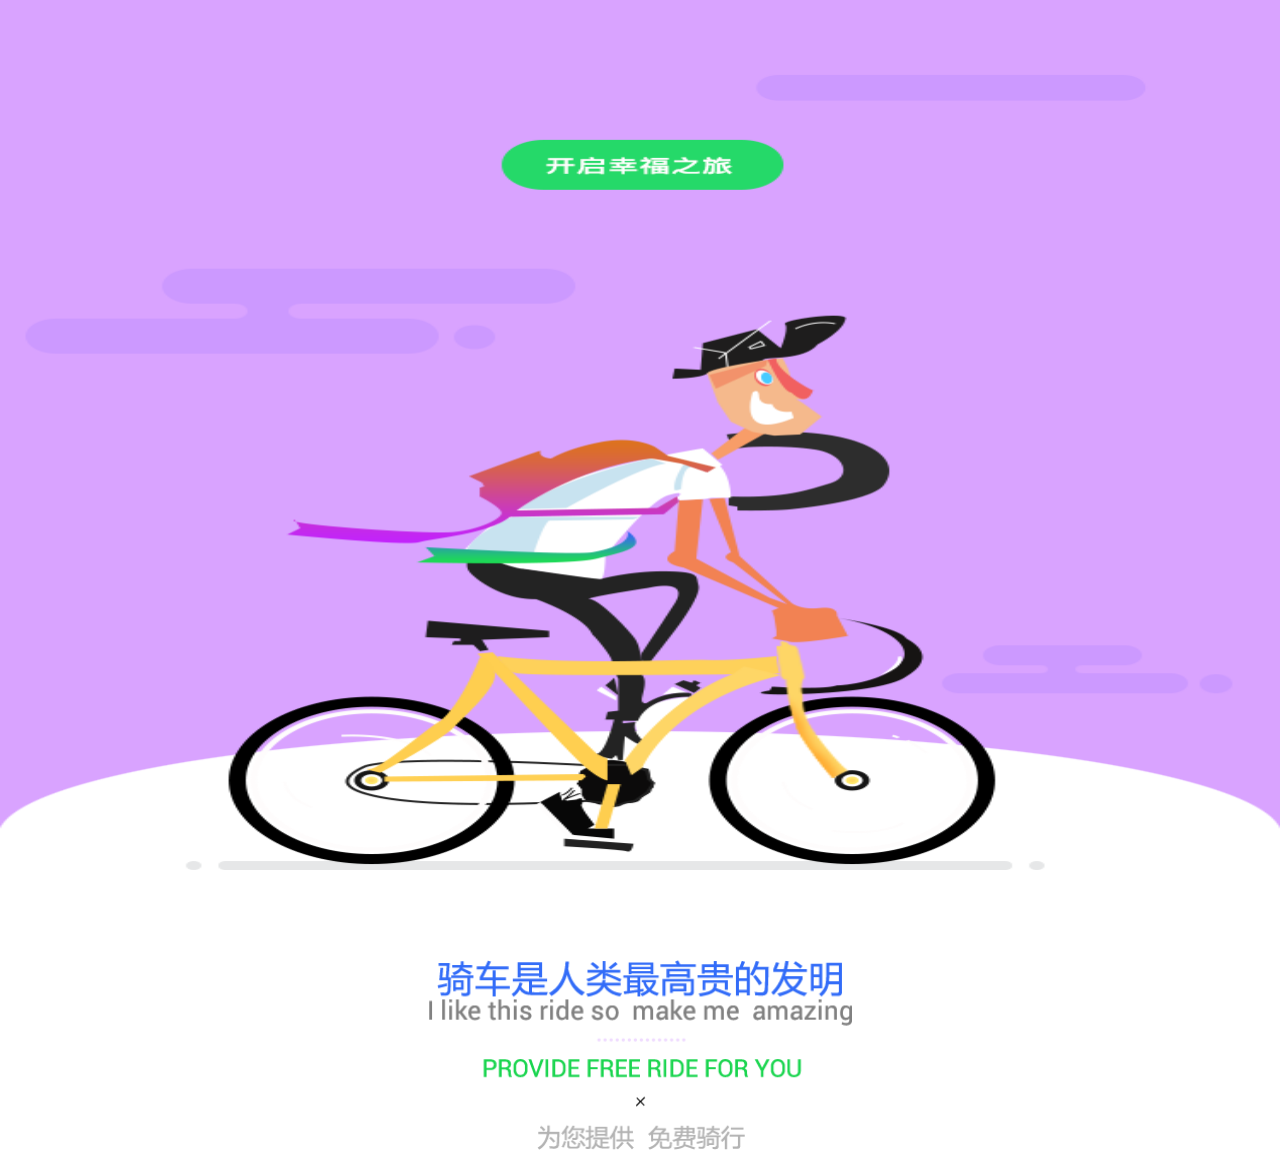
<file: index.html>
<!DOCTYPE html>
<html lang="en">
<head>
	<meta charset="UTF-8">
	<meta name="viewport" content="width=device-width,initial-scale=1.0,maximum-scale=1.0,user-scalable=0" >
	<title>移动端</title>
	<link rel="stylesheet" href="css/base.css">
	<link rel="stylesheet" href="css/index.css">
	<script src="js/rem.js"></script>
</head>
<body>
	<header>
		<div class="header-item">
			<a href="lofin.html">
				<img src="img/zixingche .png" alt="">
			</a>
		</div>
	</header>
  	<main>
  		<div class="main-item">
  			<img src="img/weizi.png" alt="">
  		</div>
  	</main>
	
</body>
</html>
</file>
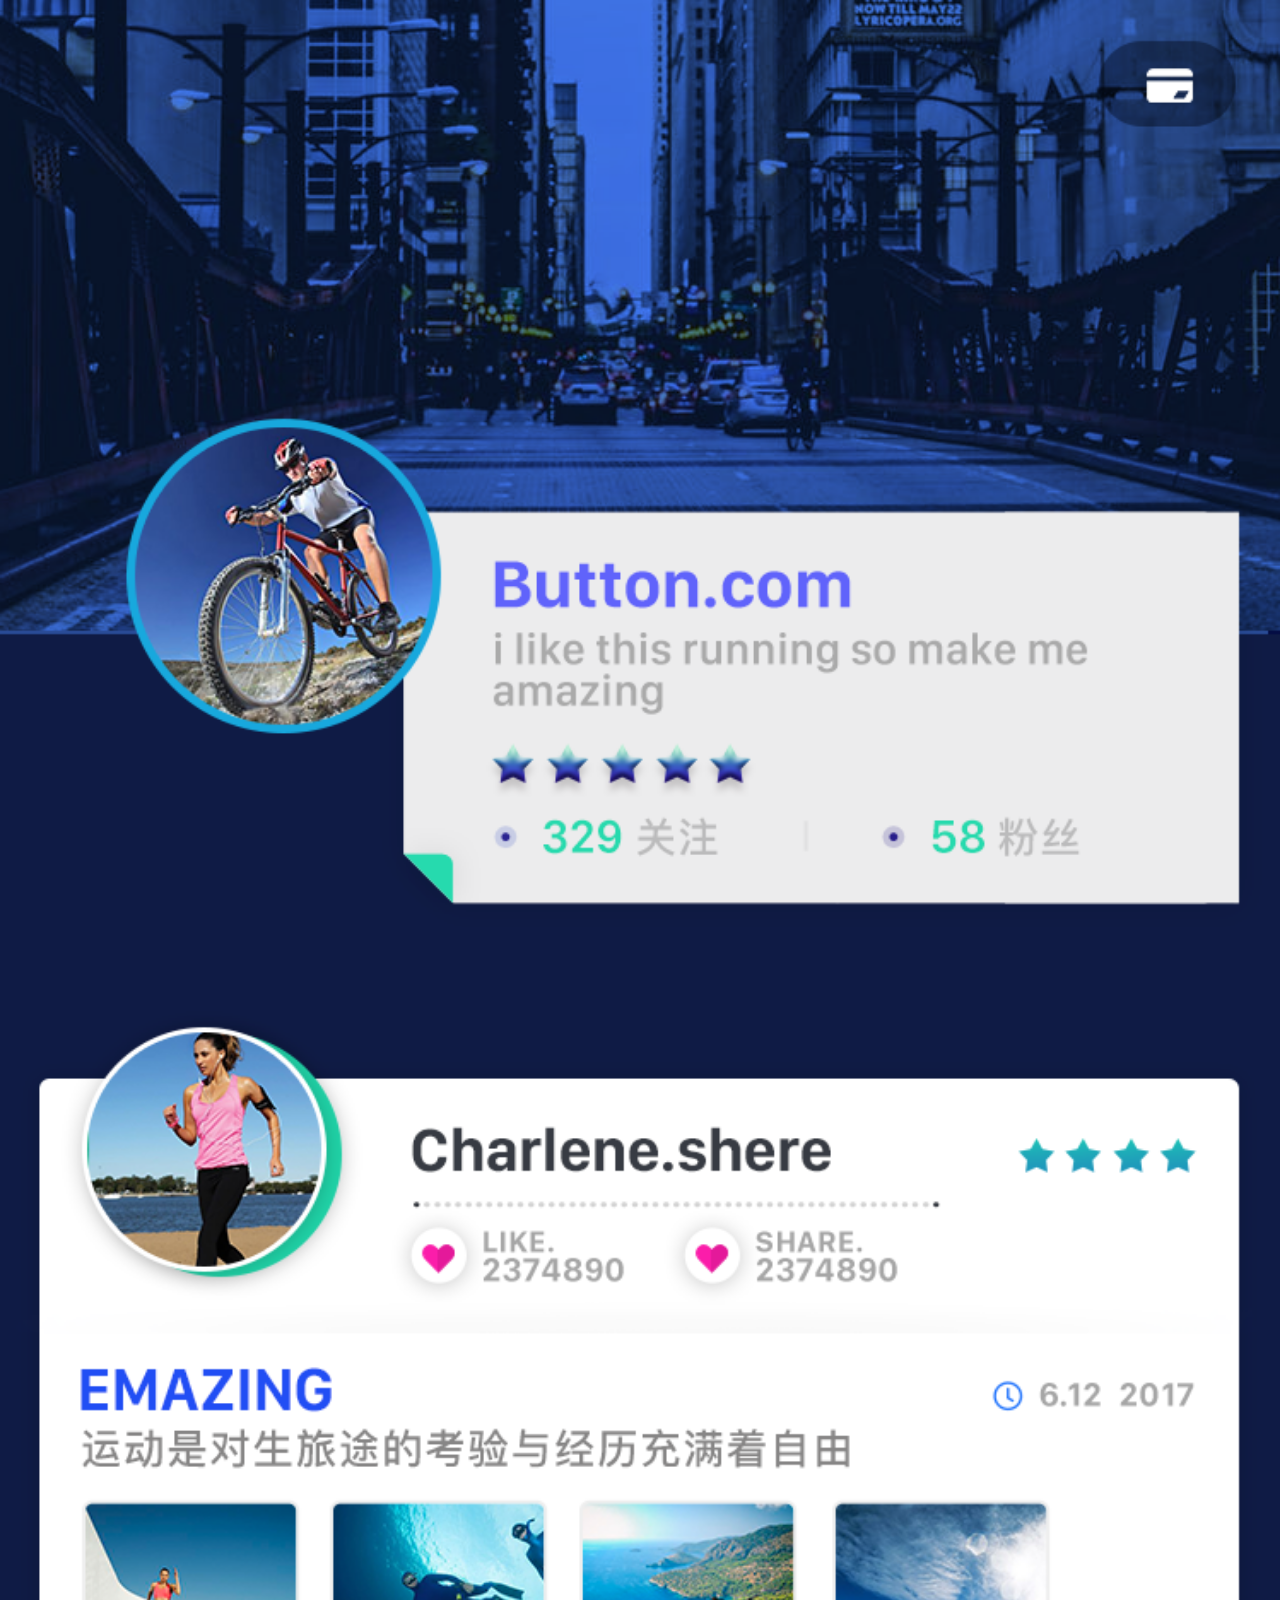
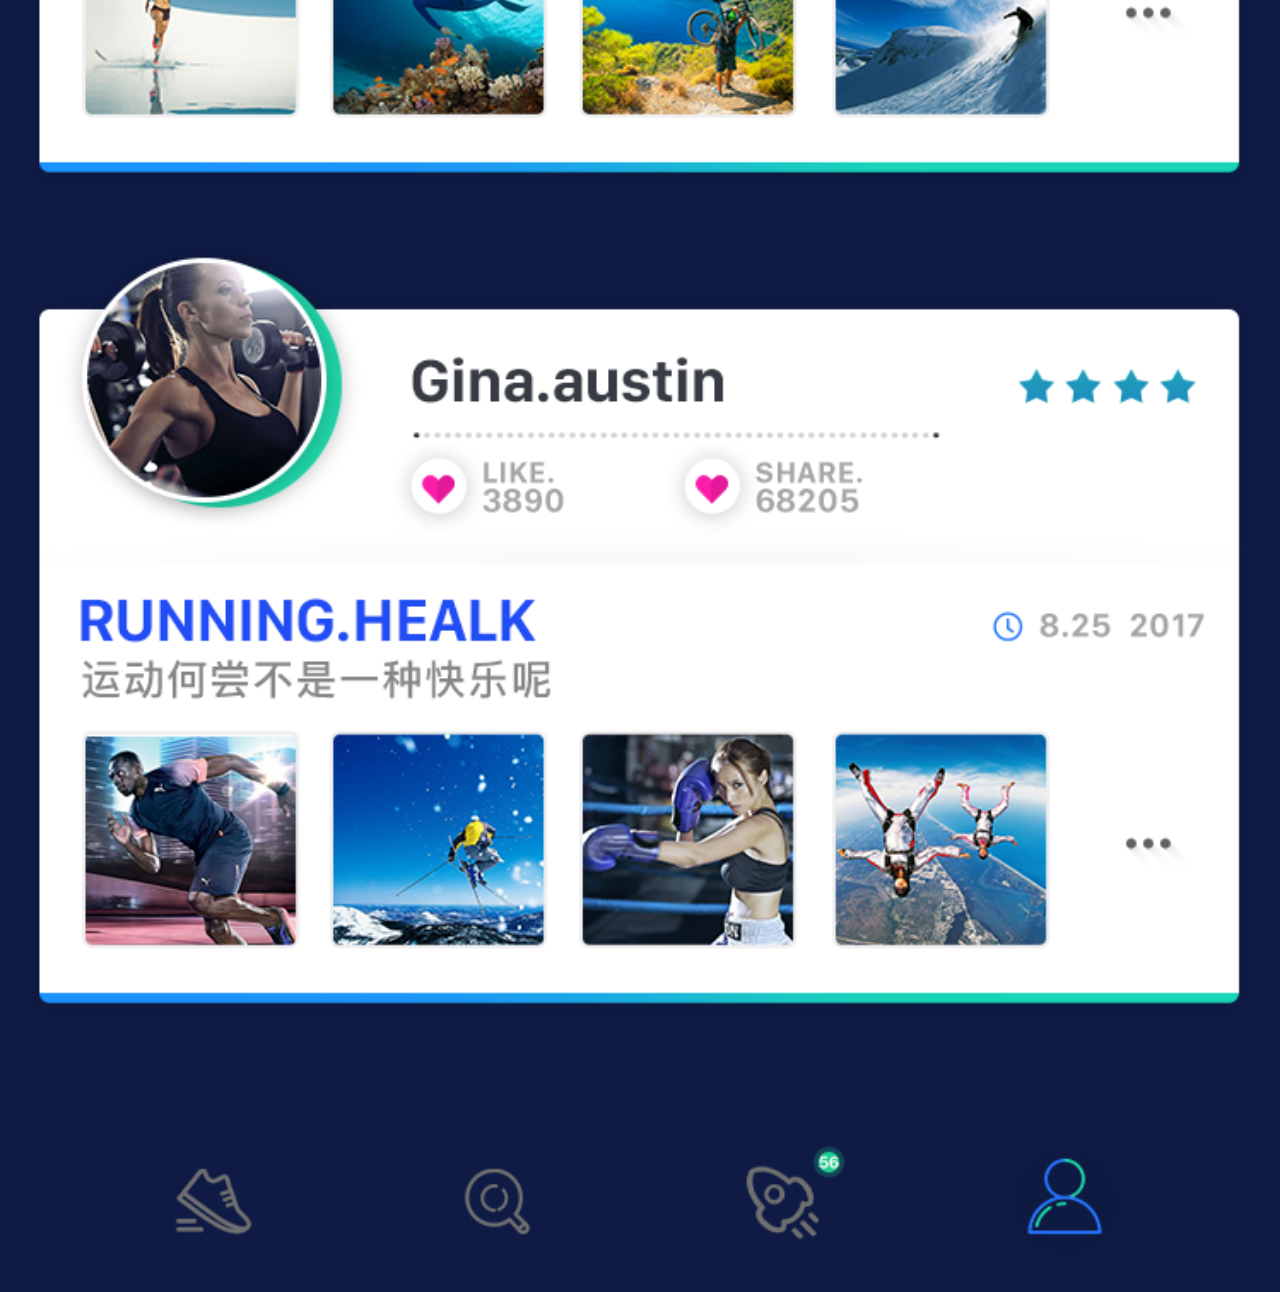
<file: gerenjiemian.html>
<!DOCTYPE html>
<html lang="en">
<head>
	<meta charset="UTF-8">
	<meta name="viewport" content="width=device-width,initial-scale=1.0,maximum-scale=1.0,user-scalable=0" >
	<title>个人页面</title>
	<link rel="stylesheet" href="css/base.css">
	<link rel="stylesheet" href="css/gerenjiemian.css">
	<script src="js/rem.js"></script> 

</head>
<body>
	<header>
		<div class="top-item">
			<img src="img/gerenjiemian.png" alt="">
			<a href="tianxie.html">
				<div class="jiantou"></div>
			</a>
			<a href="zhifu.html">
				<div class="zhifu"></div>
			</a>	
		</div>
	</header>
</body>
</html>
</file>
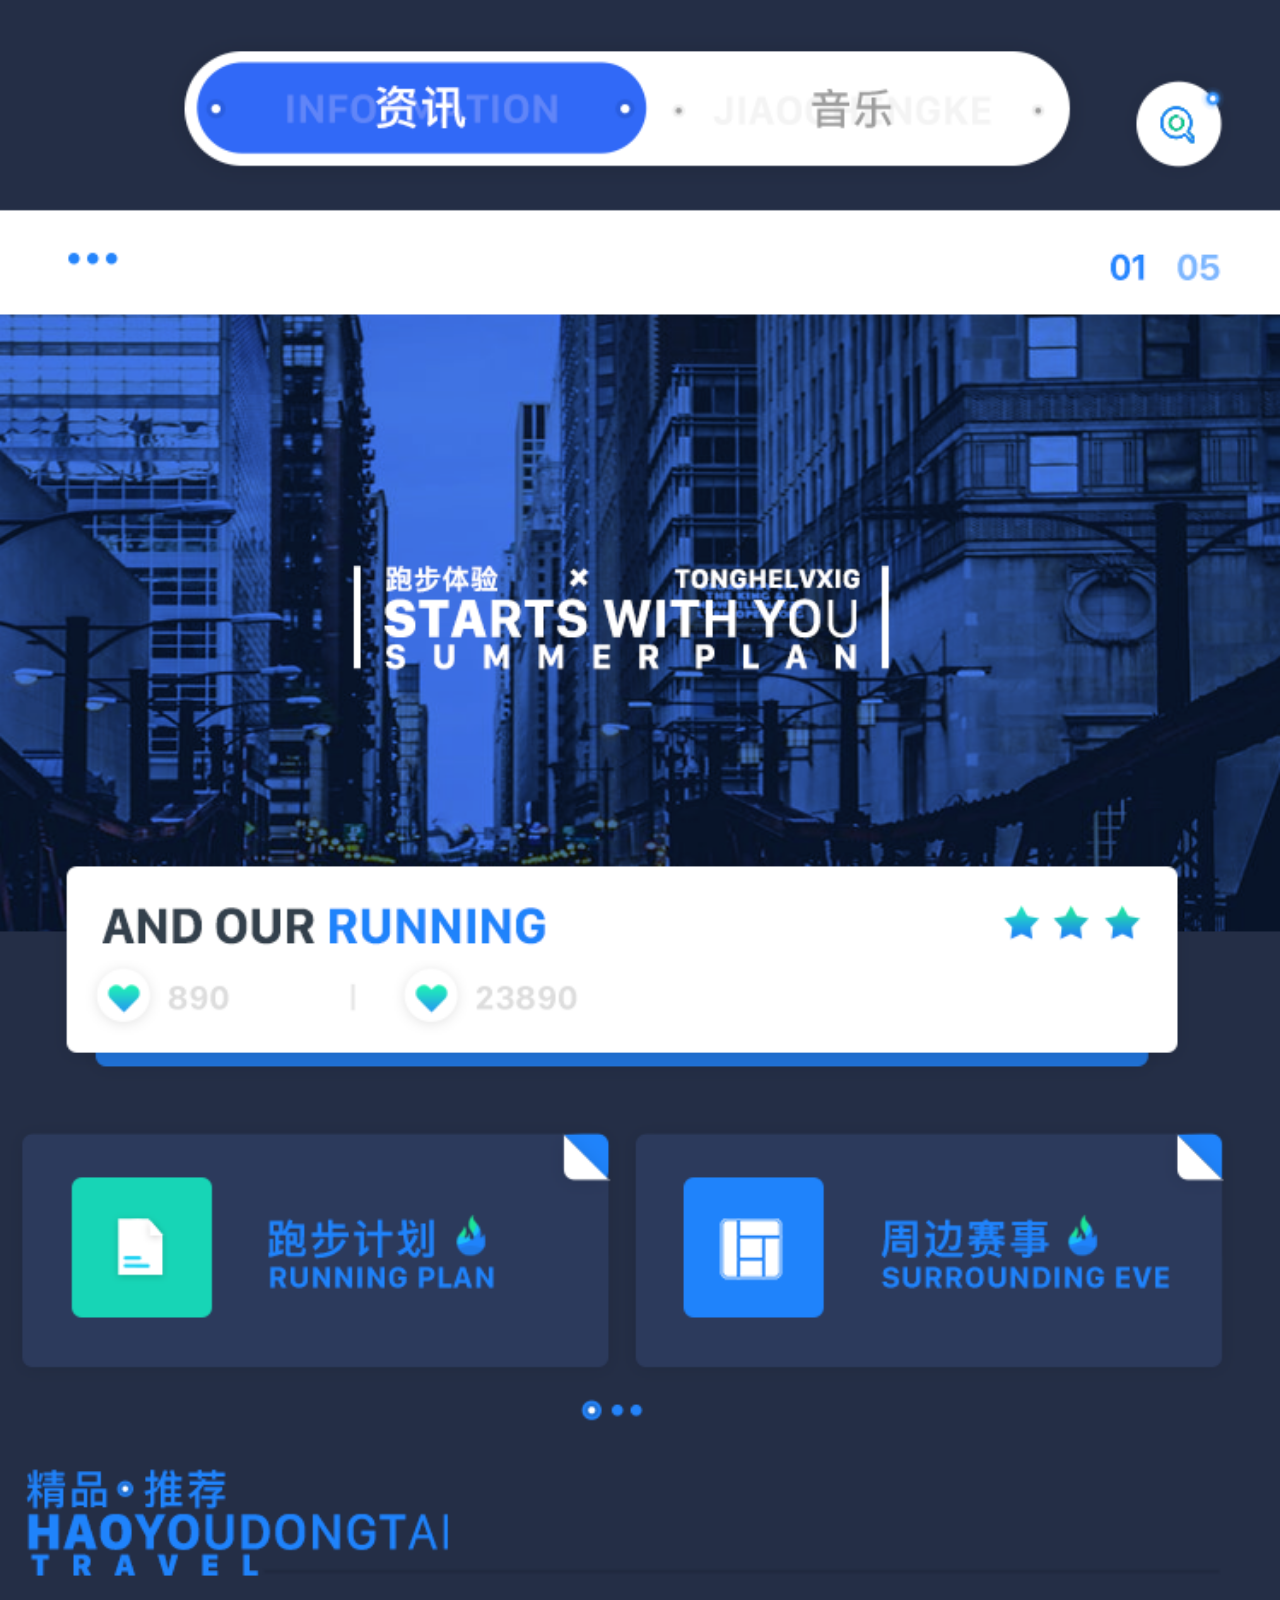
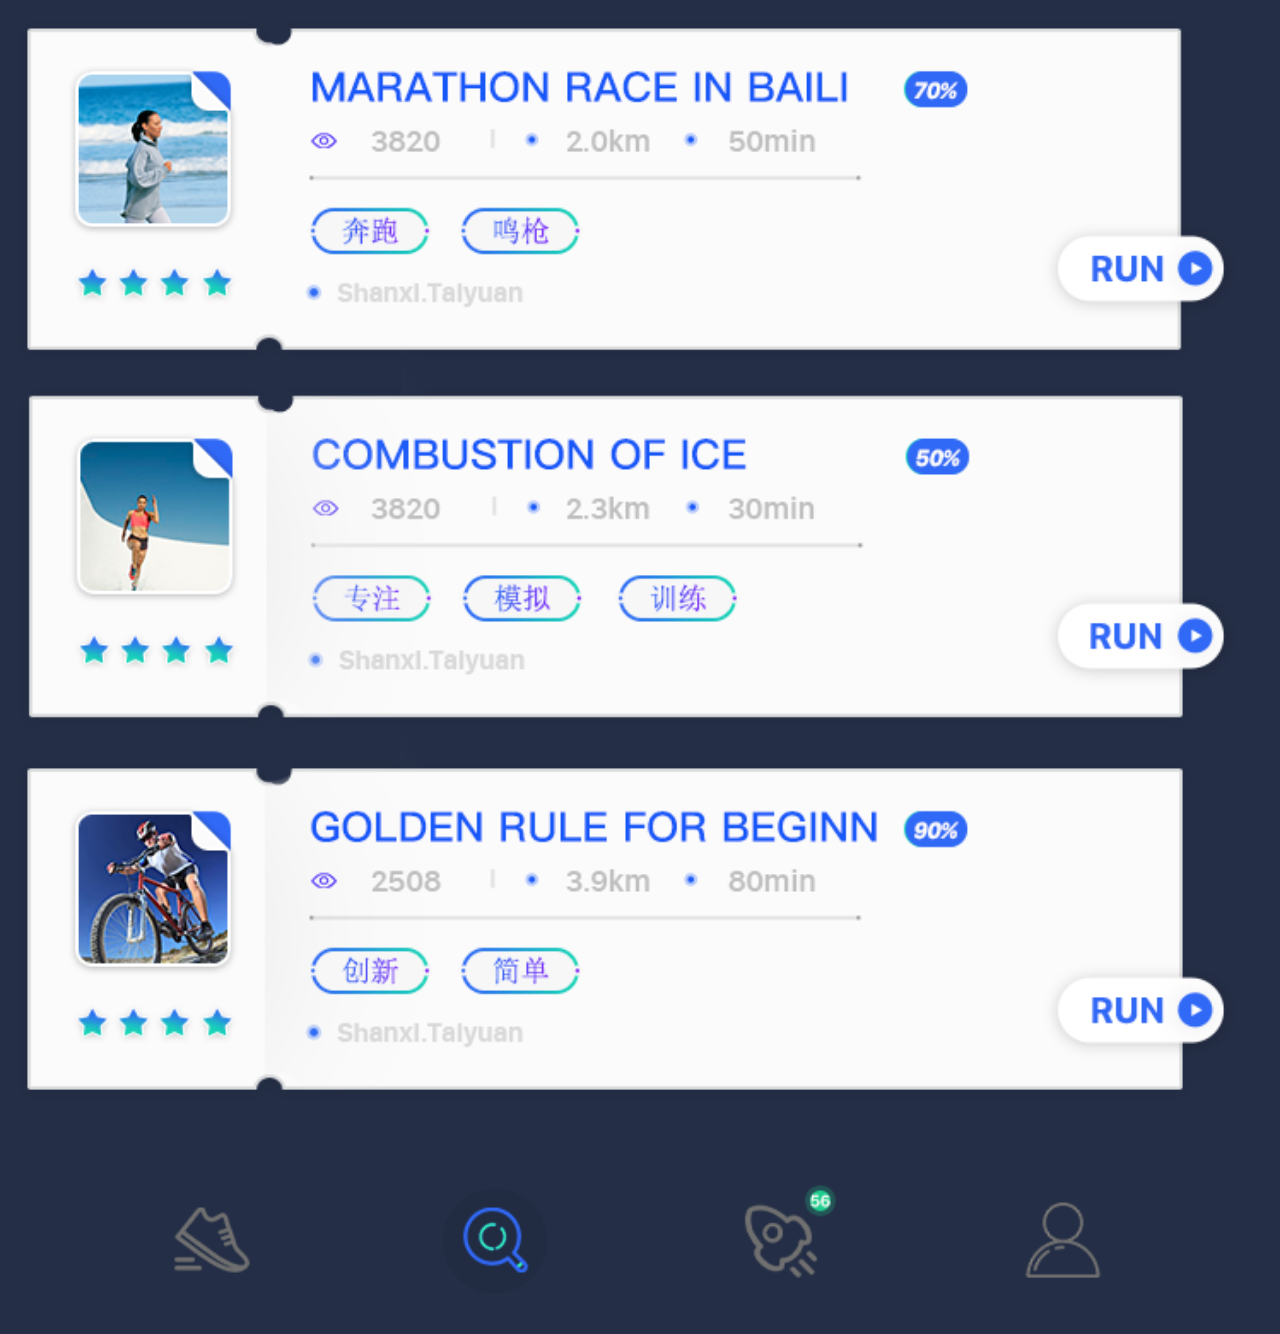
<file: liebiao.html>
<!DOCTYPE html>
<html lang="en">
<head>
	<meta charset="UTF-8">
	<meta name="viewport" content="width=device-width,initial-scale=1.0,maximum-scale=1.0,user-scalable=0" >
	<title>列表页</title>
	<link rel="stylesheet" href="css/base.css">
	<link rel="stylesheet" href="css/liebiao.css">
	<script src="js/rem.js"></script> 
</head>
<body>
	<header>
		<div class="top-item">
			<img src="img/liebiao.png" alt="">
			<a href="xiangqingye.html">
				<div class="neirong"></div>
			</a>
			<a href="gerenjiemian.html">
				<div class="neirong1"></div>
			</a>		
		</div>

			
		</div>
	</header>
</body>
</html>
</file>
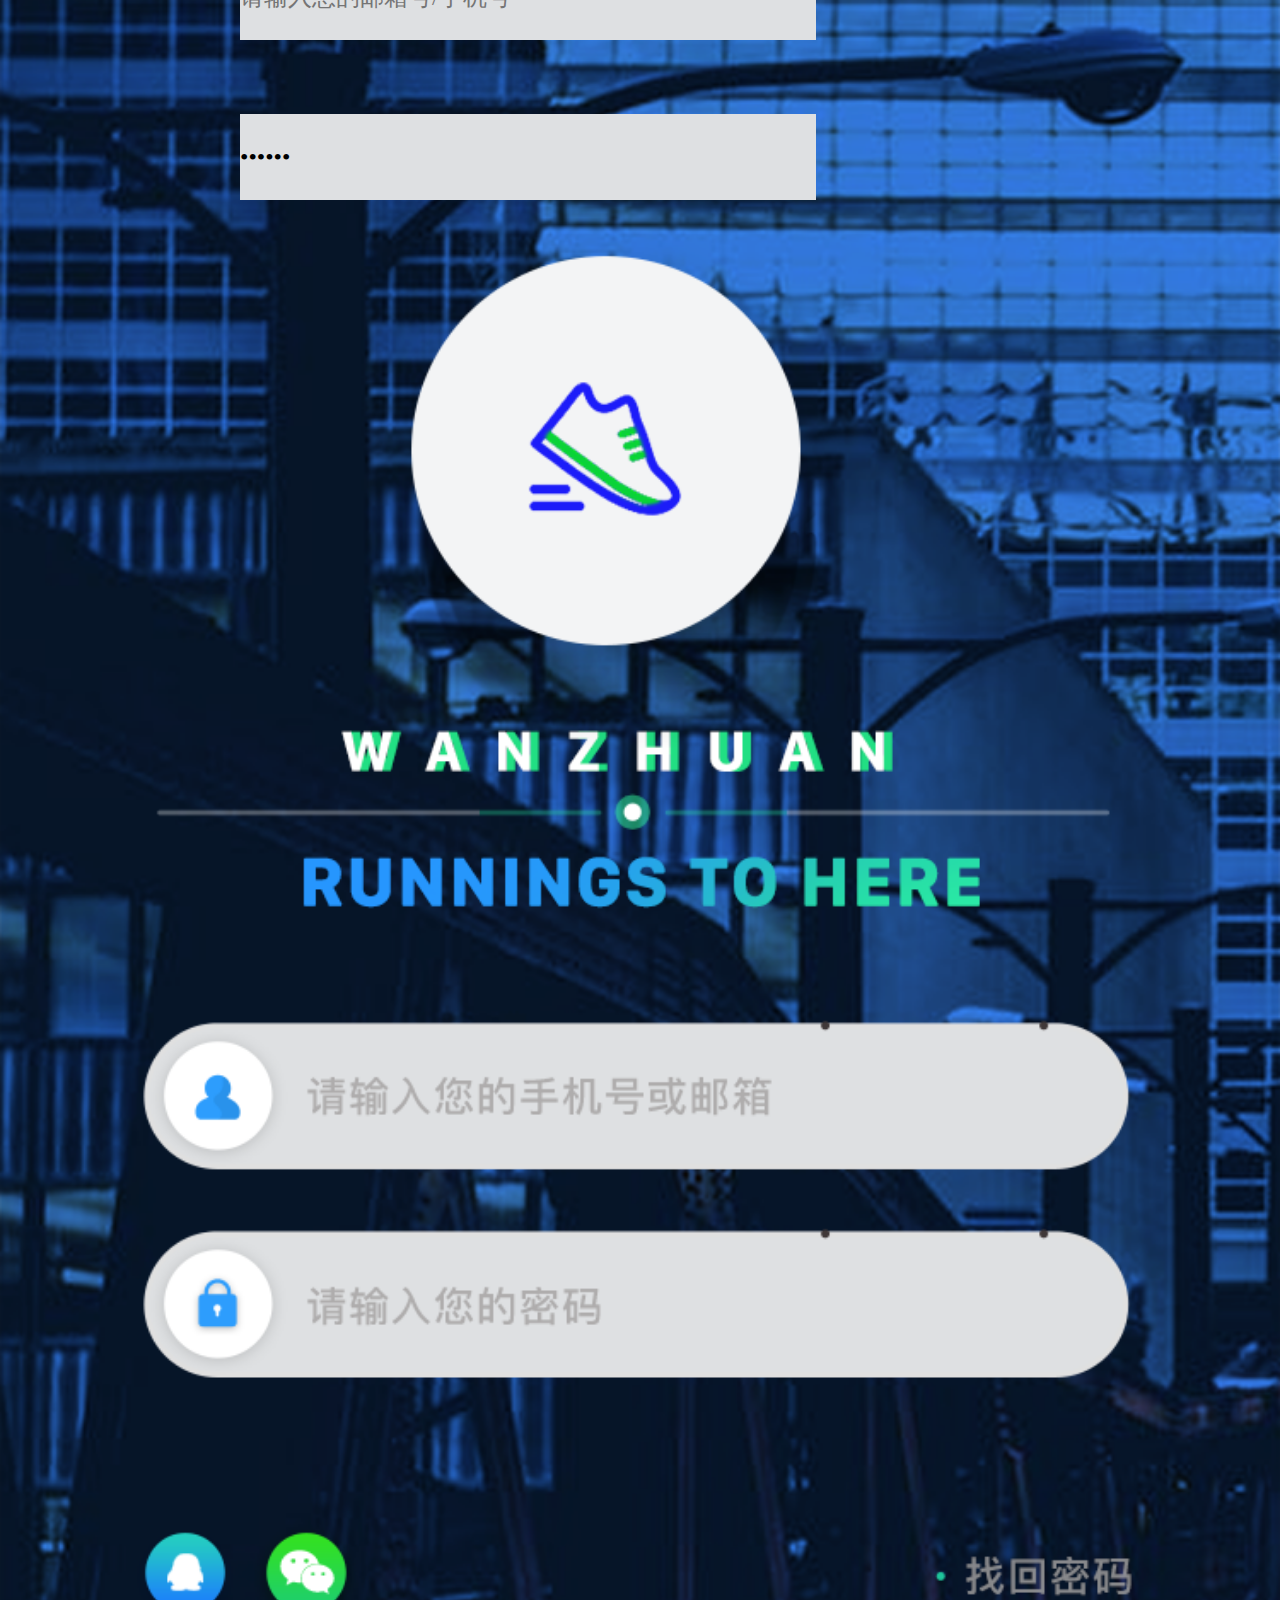
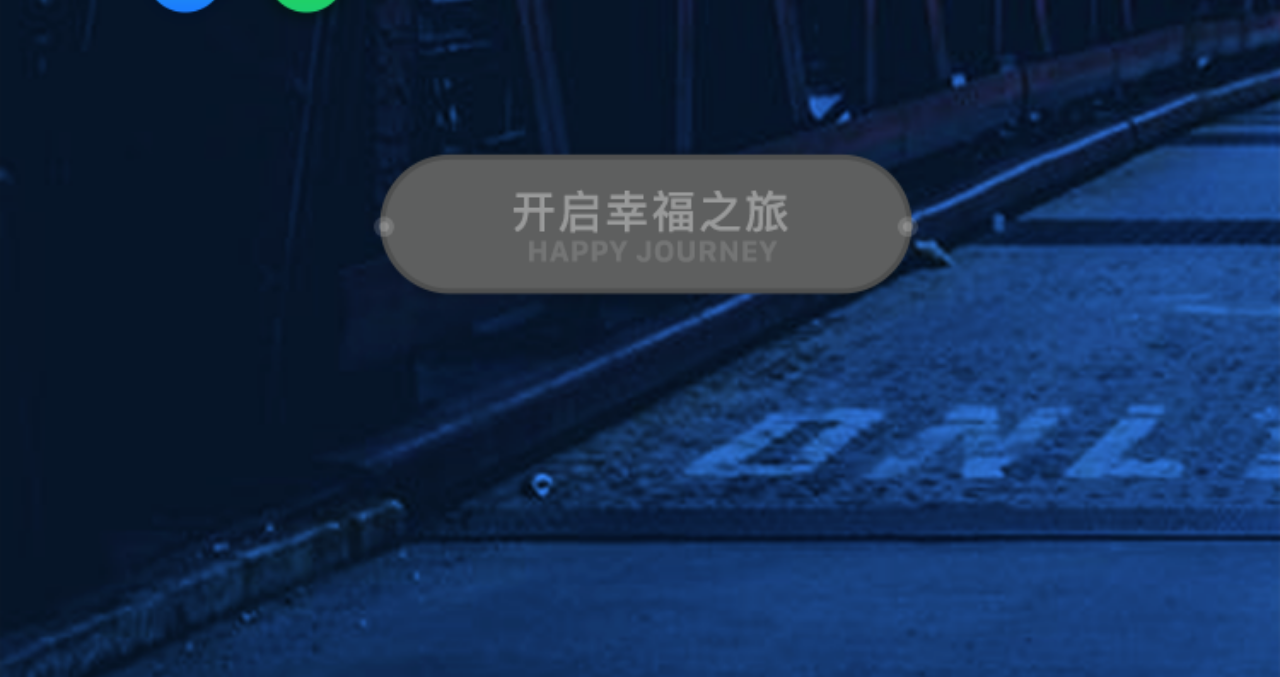
<file: lofin.html>
<!DOCTYPE html>
<html lang="en">
<head>
	<meta charset="UTF-8">
	<title>login</title>
	<link rel="stylesheet" href="css/base.css">
	<link rel="stylesheet" href="css/login.css">
	<script src="js/rem.js"></script>
</head>
<body>
	<div class="box">
		<img src="img/denglu.png" alt="">
	</div>
	<input type="text" placeholder="请输入您的邮箱号/手机号" required maxlength="4" class="name">
	<input type="password" value="123456" placeholder="请输入密码" minlength="6" class="password">	
	<a href="shouye.html">
		<input type="submit" value="" class="login">
	</a>		
</body>
</html>
</file>
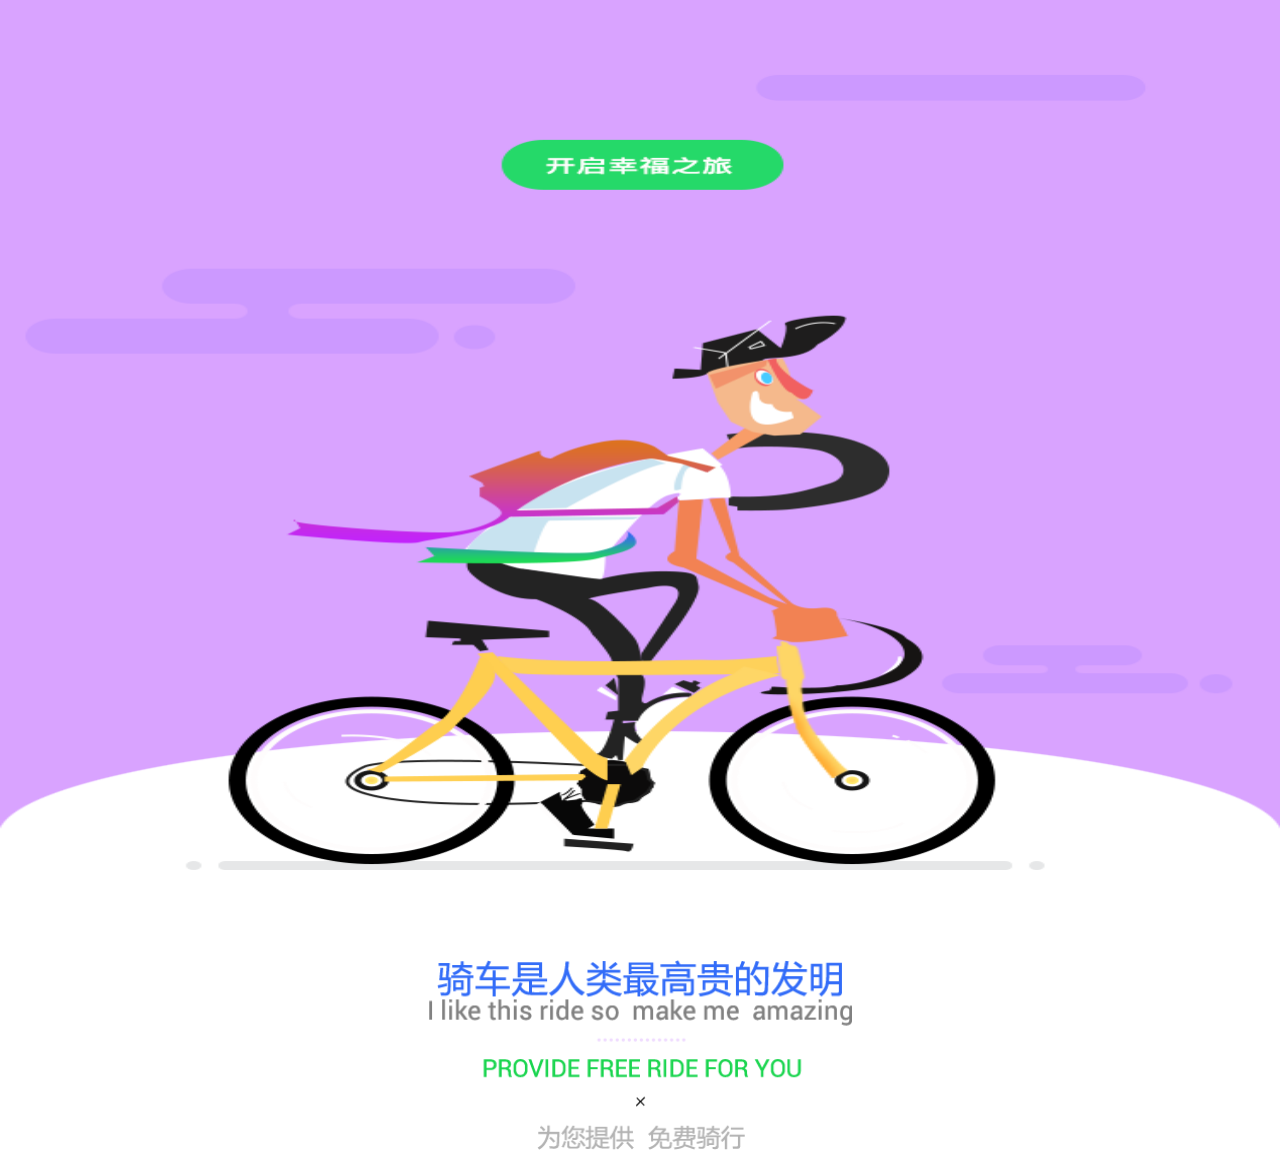
<file: shanping.html>
<!DOCTYPE html>
<html lang="en">
<head>
	<meta charset="UTF-8">
	<meta name="viewport" content="width=device-width,initial-scale=1.0,maximum-scale=1.0,user-scalable=0" >
	<title>移动端</title>
	<link rel="stylesheet" href="css/base.css">
	<link rel="stylesheet" href="css/shanping.css">
	<script src="js/rem.js"></script>
</head>
<body>
	<header>
		<div class="header-item">
			<a href="lofin.html">
				<img src="img/zixingche .png" alt="">
			</a>
		</div>
	</header>
  	<main>
  		<div class="main-item">
  			<img src="img/weizi.png" alt="">
  		</div>
  	</main>
	
</body>
</html>
</file>
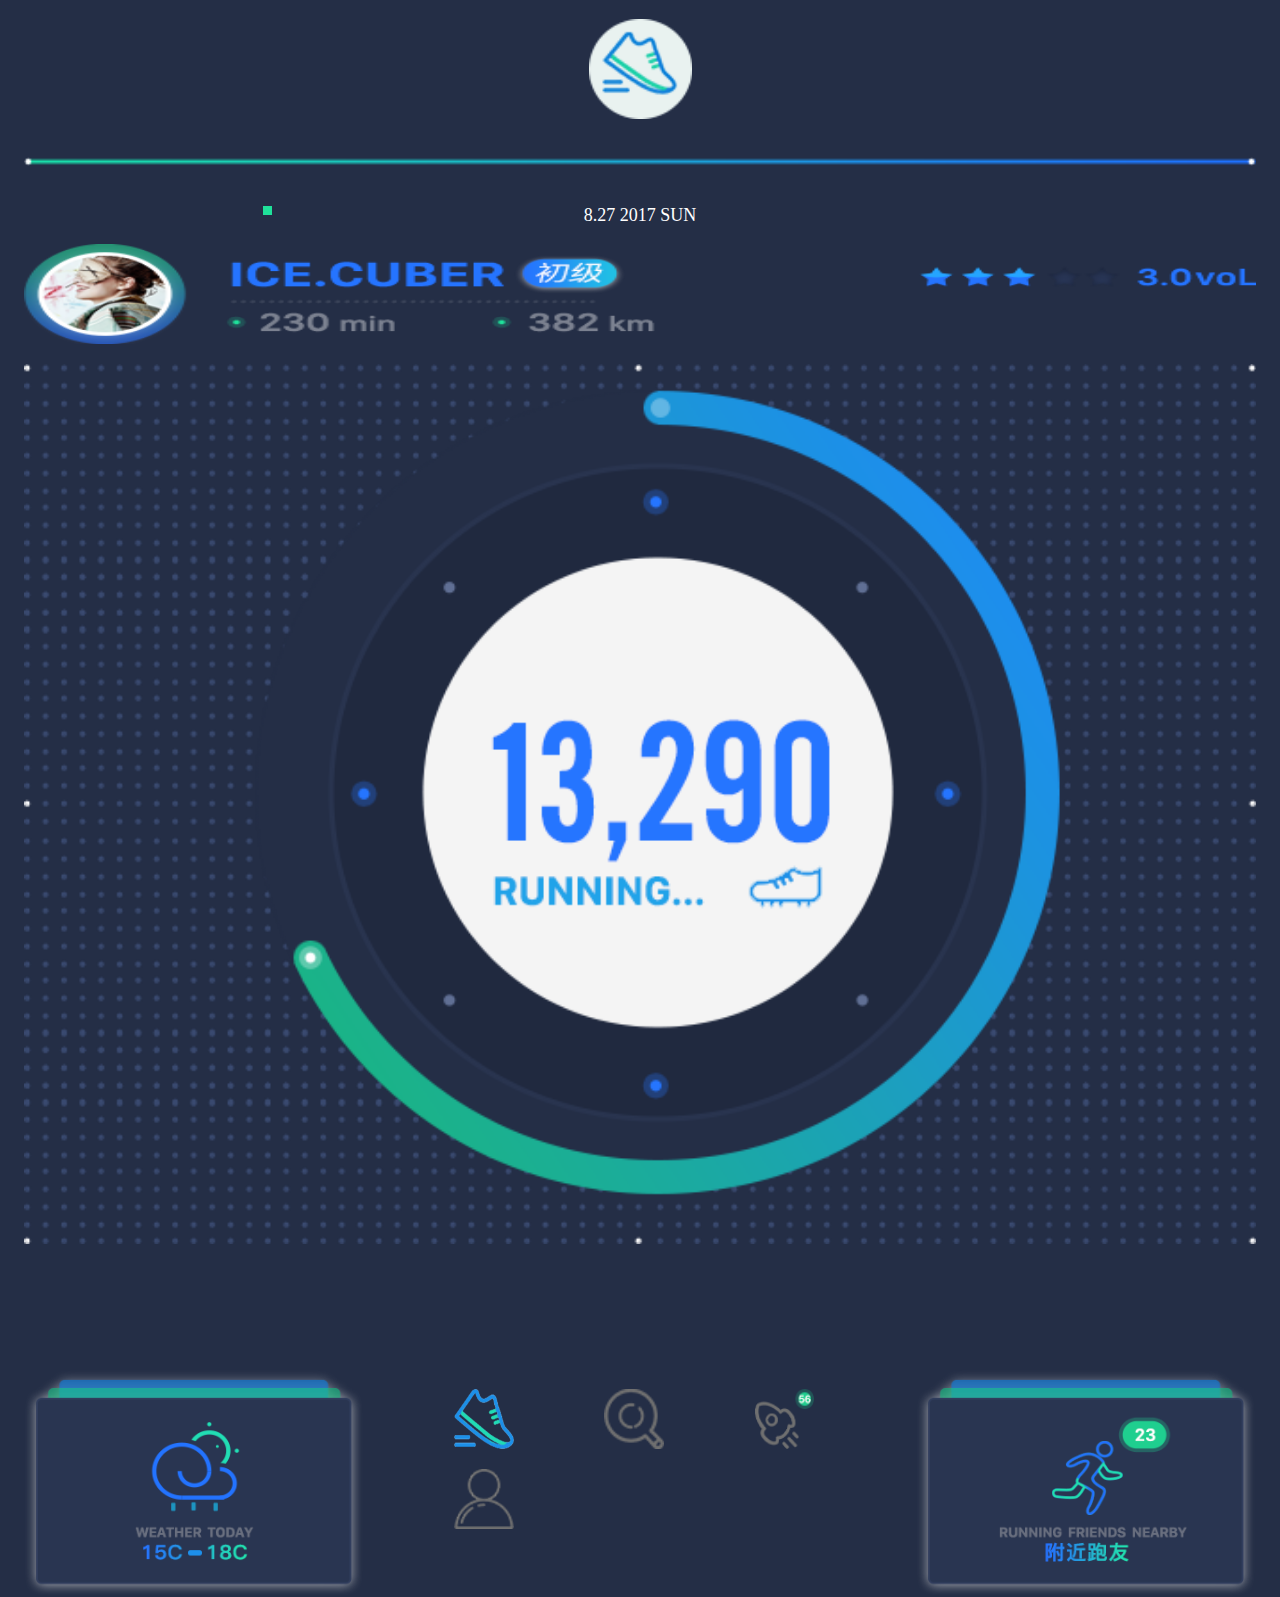
<file: shouye.html>
<!DOCTYPE html>
<html lang="en">
<head>
	<meta charset="UTF-8">
	<meta name="viewport" content="width=device-width,initial-scale=1.0,maximum-scale=1.0,user-scalable=0" >
	<title>移动端</title>
	<link rel="stylesheet" href="css/base.css">
	<link rel="stylesheet" href="css/shouye.css">
	<script src="js/rem.js"></script>
</head>
<body>
	<header>
		<div class="logo">
			<img src="img/logo.png" alt="">
		</div>
		<div class="heng">
			<img src="img/xingzhuang.png" alt="">
		</div>
		<div class="heng-wenzi">
			<div class="heng-dian">
				<div class="dian1"></div>
			</div>
			<div class="heng-wenzi1">8.27 2017 SUN</div>
		</div>
	</header>
	<main>
		<div class="main-top">
			<img src="img/touxiang.png" alt="">
		</div>
		<div class="main-item">
			<div class="main-item1">
				<img src="img/neirong.png" alt="">
			</div>
			<div class="main-wenzi">
				<div class="mainitem2">P  O  W  E  R</div>
				<div class="mainitem2 main-item4">SPORTSZONE</div>
				<div class="mainitem2">运动 专区</div>
			</div>
			<div class="main-nav">
				<div class="main-item3">
					<img src="img/tianqi .png" alt="">
				</div>
				<div class="main-item5">
					<img src="img/23.png" alt="">
				</div>
			</div>
		</div>
	</main>
	<footer>
		<div class="bommen">
			<div class="bom-item1">
			     <a href="liebiao.html">
			     	<img src="img/yundong.png" alt="">
			     </a></div>
			<div class="bom-item1">
				<img src="img/2.png" alt="">
			</div>
			<div class="bom-item1"><img src="img/3.png" alt=""></div>
			<div class="bom-item1"><img src="img/4.png" alt=""></div>
		</div>
	</footer>
</body>
</html>
</file>
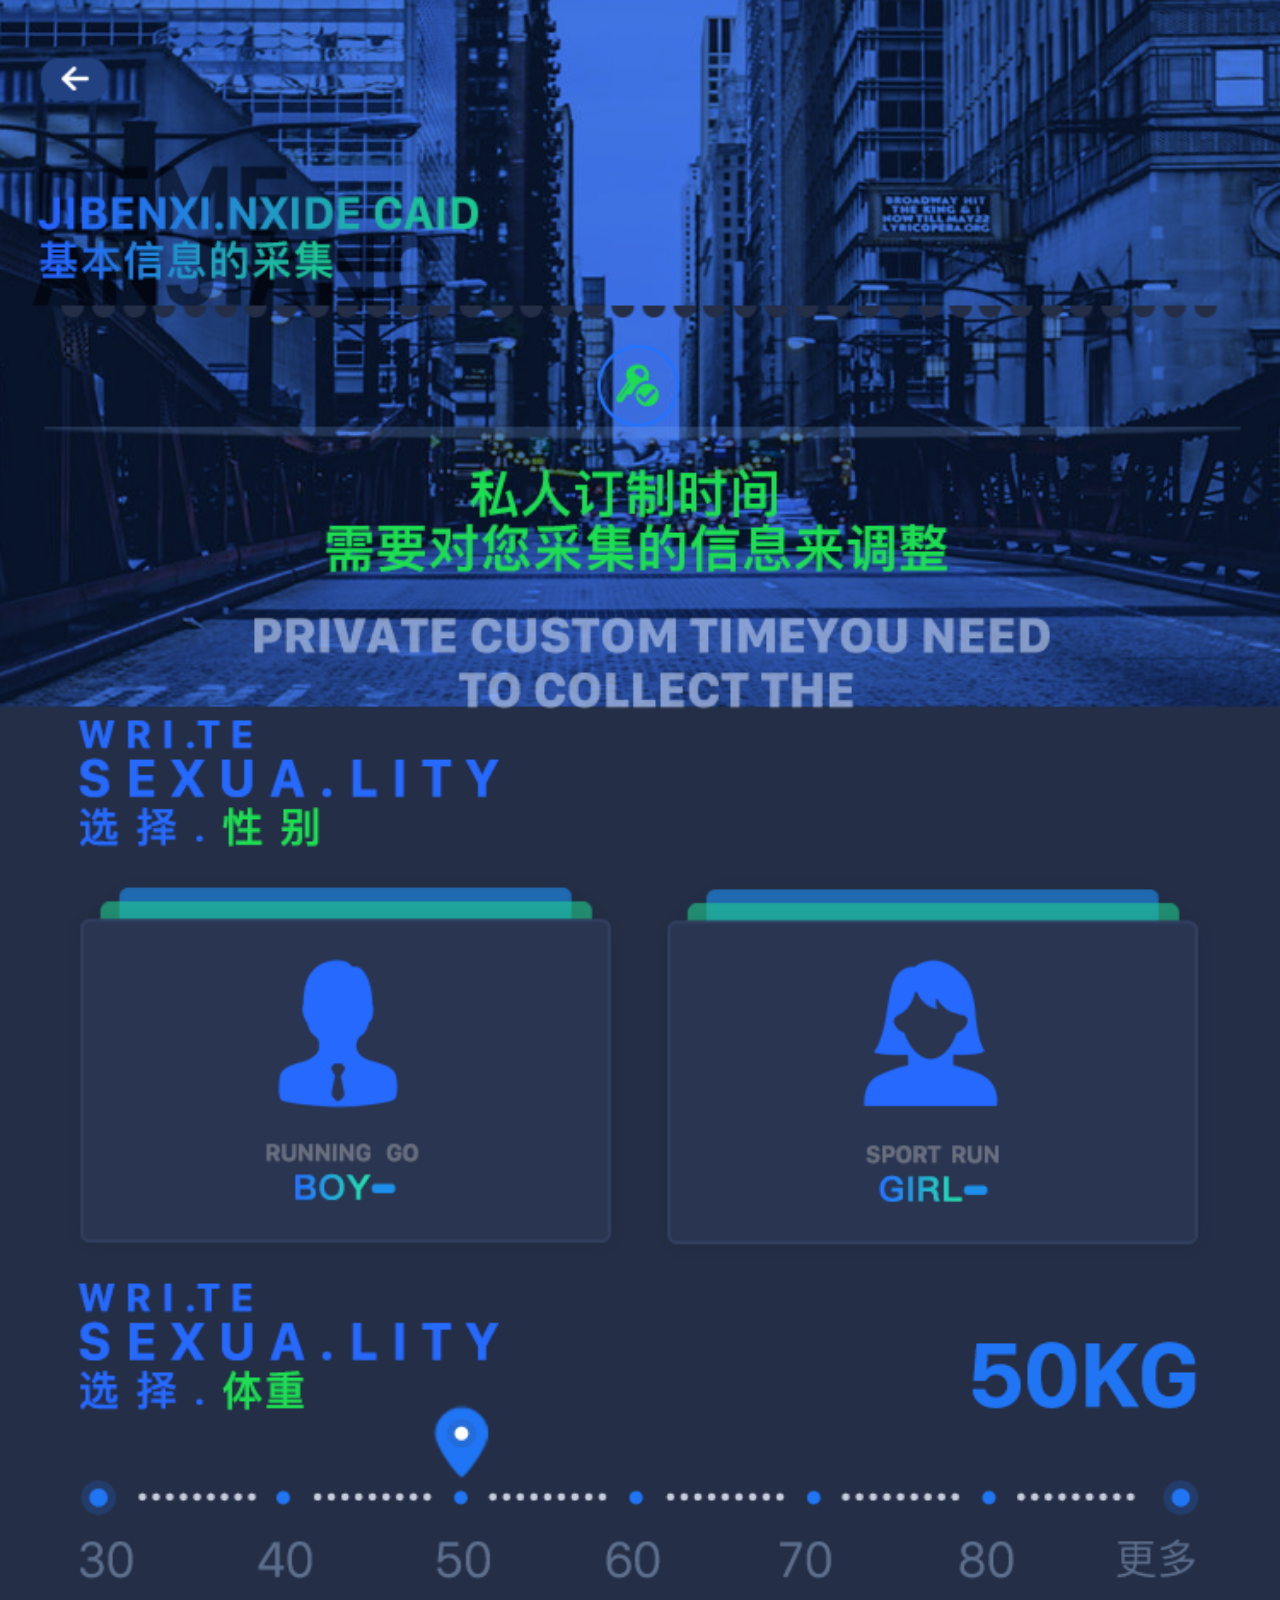
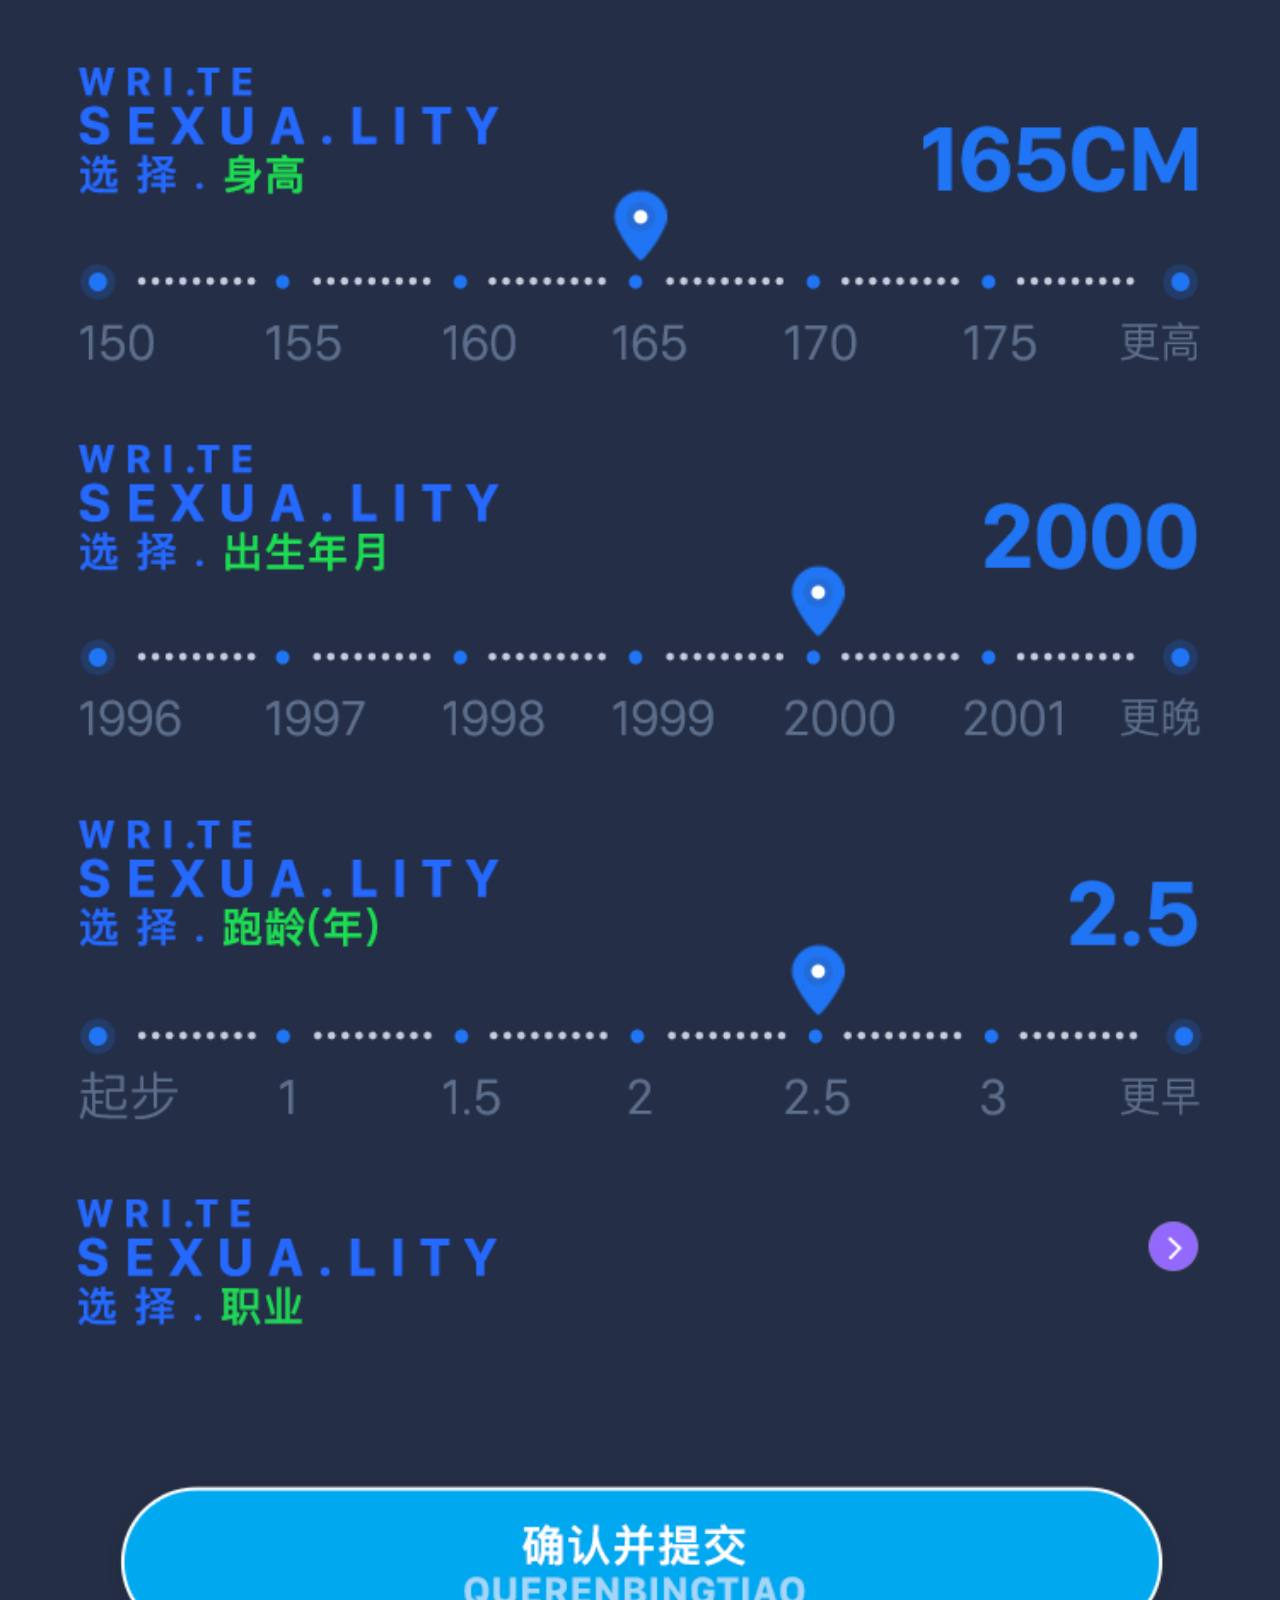
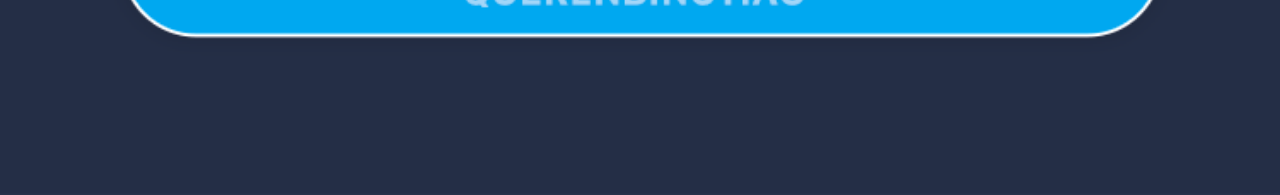
<file: tianxie.html>
<!DOCTYPE html>
<html lang="en">
<head>
	<meta charset="UTF-8">
	<meta name="viewport" content="width=device-width,initial-scale=1.0,maximum-scale=1.0,user-scalable=0" >
	<title>填写内容</title>
	<link rel="stylesheet" href="css/base.css">
	<link rel="stylesheet" href="css/tianxie.css">
	<script src="js/rem.js"></script> 

</head>
<body>
	<header>
		<div class="top-item">
			<img src="img/tianxie.png" alt="">
			<a href="gerenjiemian.html">
				<div class="jiantou"></div>
			</a>	
		</div>
	</header>
</body>
</html>
</file>
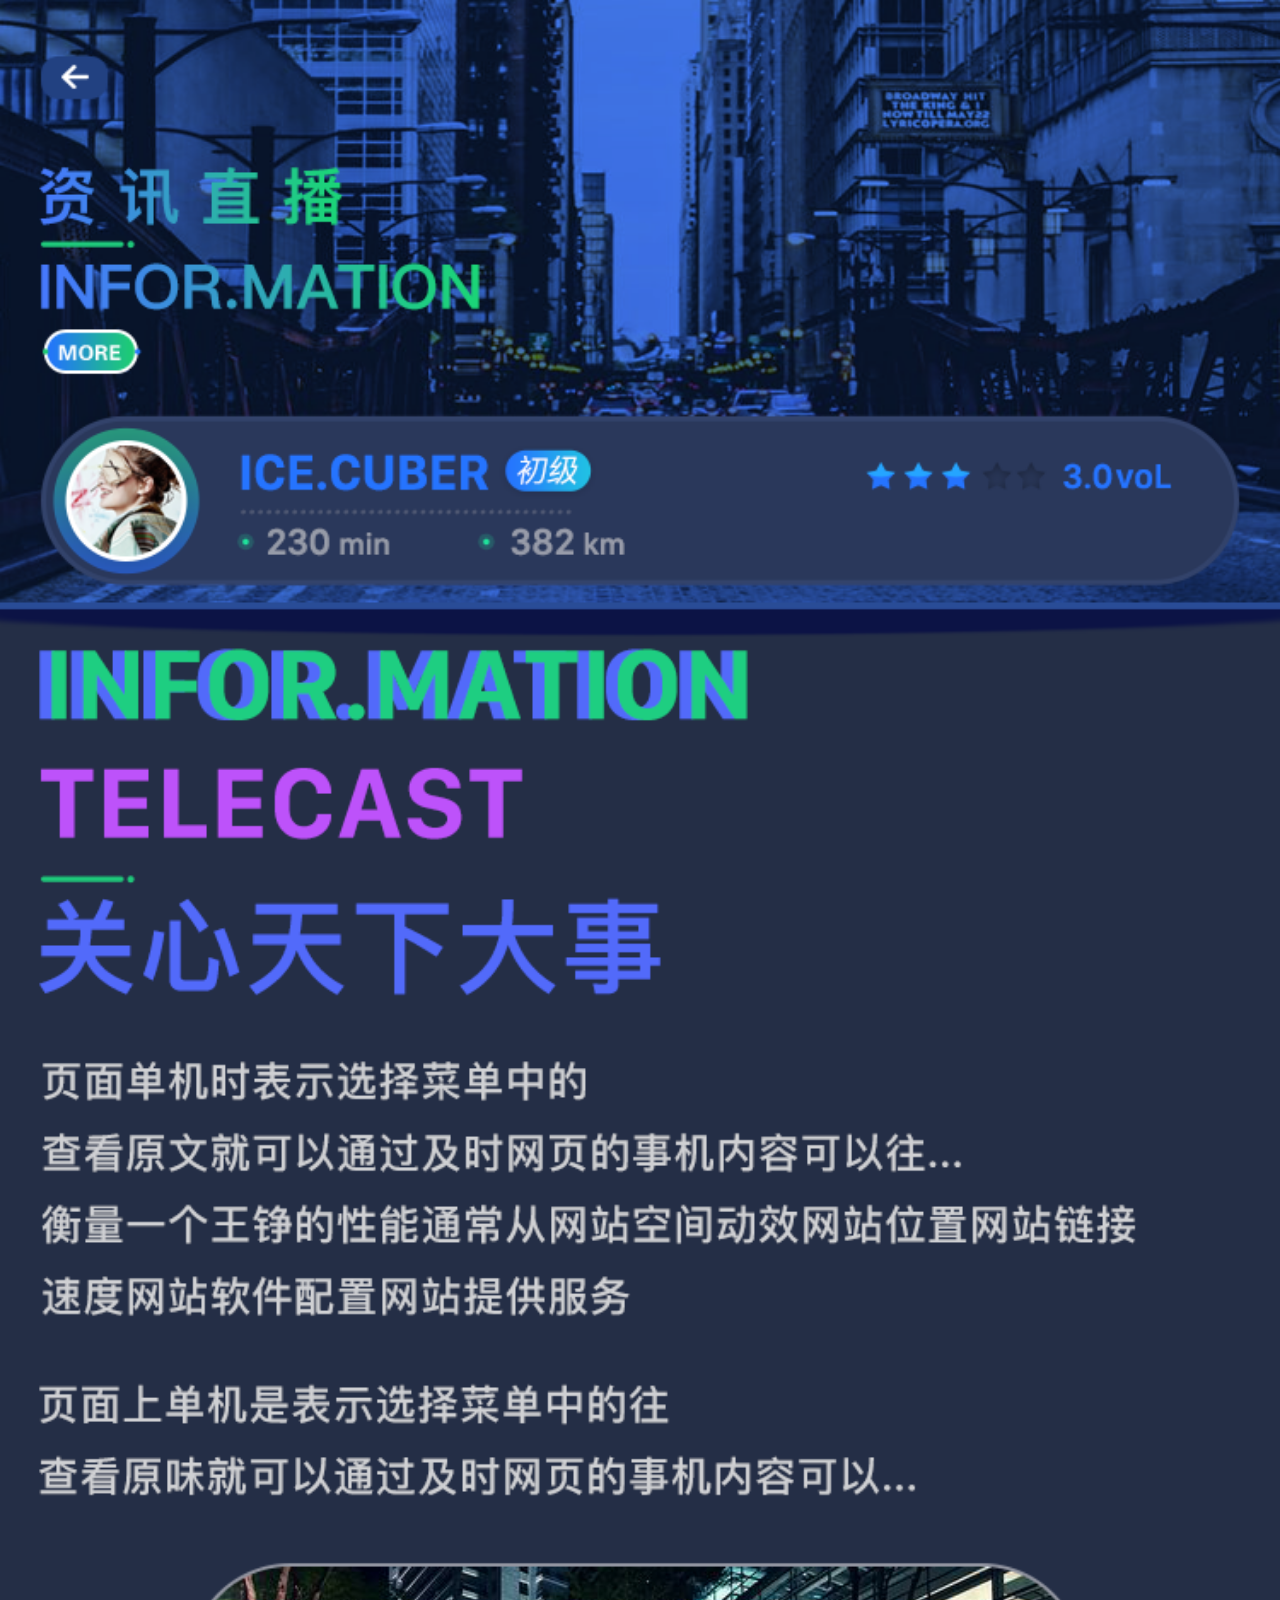
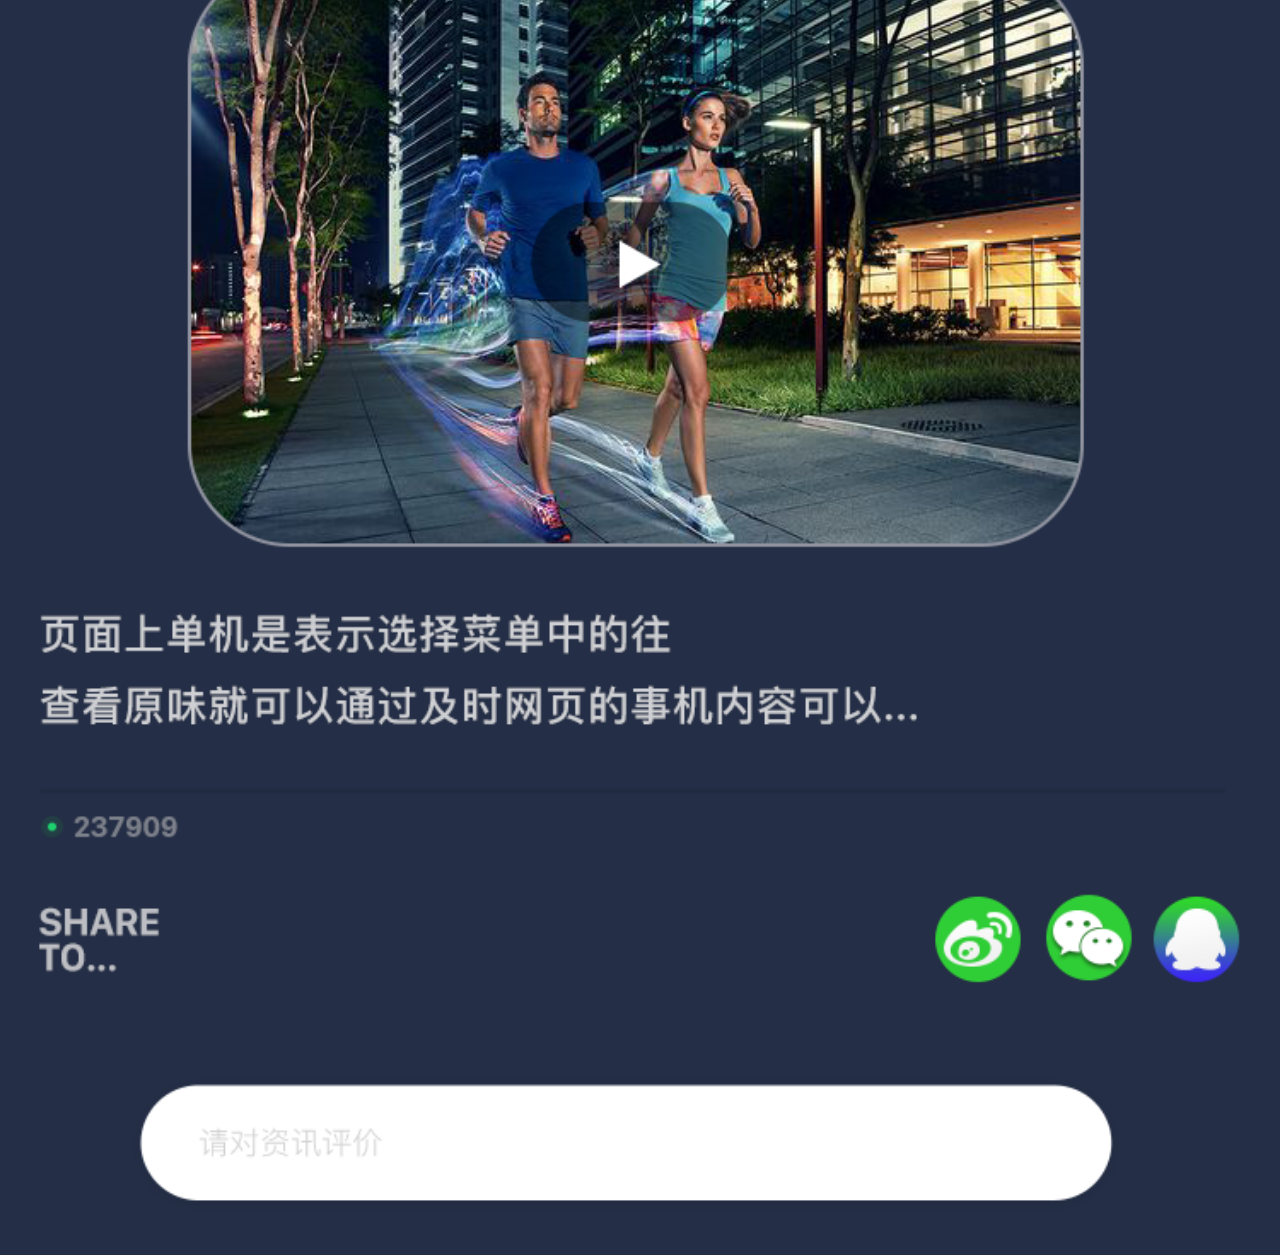
<file: xiangqingye.html>
<!DOCTYPE html>
<html lang="en">
<head>
	<meta charset="UTF-8">
	<meta name="viewport" content="width=device-width,initial-scale=1.0,maximum-scale=1.0,user-scalable=0" >
	<title>详情页</title>
	<link rel="stylesheet" href="css/base.css">
	<link rel="stylesheet" href="css/xiangqingye.css">
	<script src="js/rem.js"></script> 
</head>
<body>
    <header>
		<div class="top-item">
			<img src="img/xiangqing (2).png" alt="">
			<a href="liebiao.html">
				<div class="jiantou"></div>
			</a>	
		</div>
	</header>
</body>
</html>
</file>
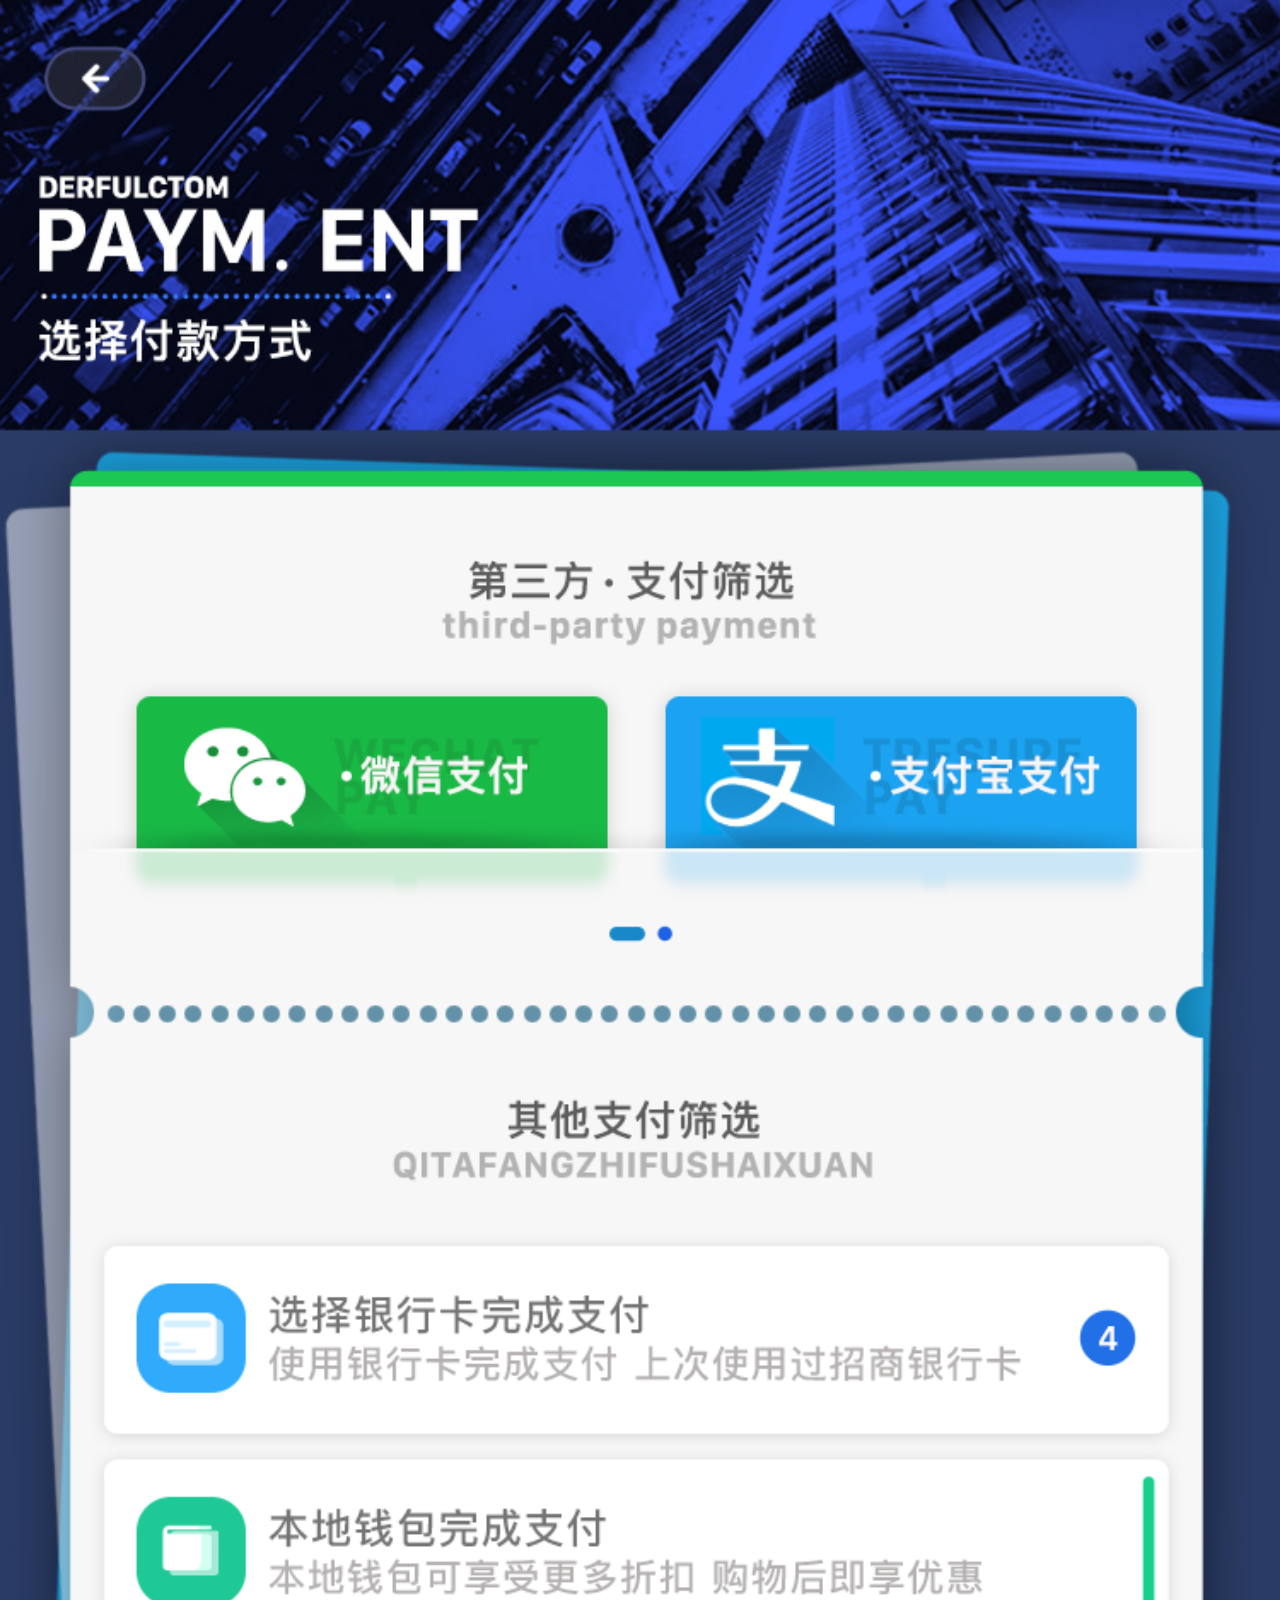
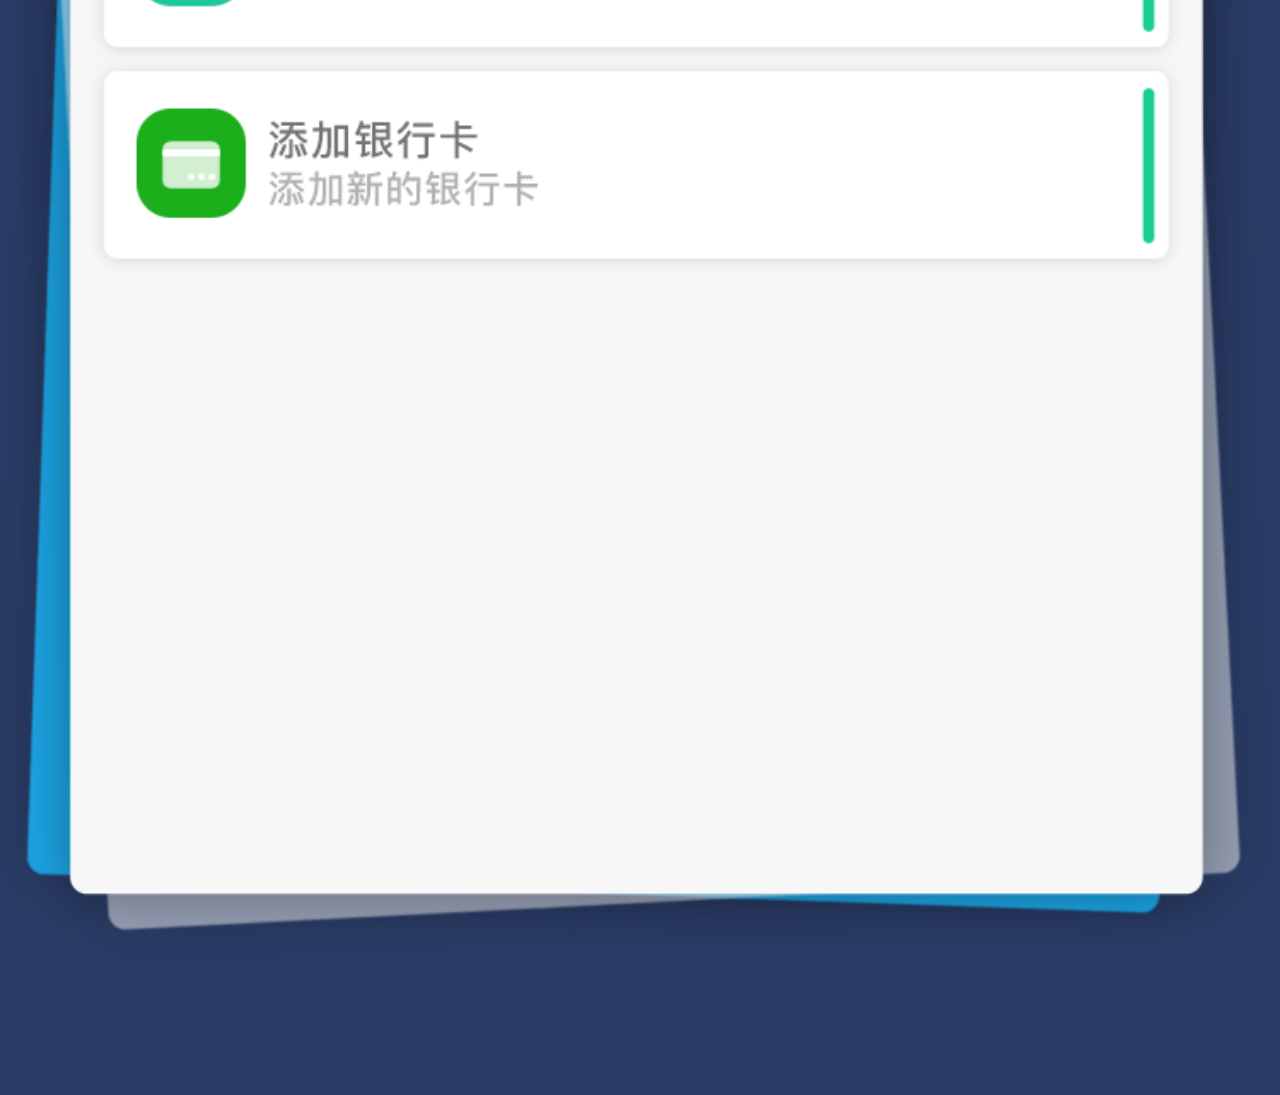
<file: zhifu.html>
<!DOCTYPE html>
<html lang="en">
<head>
	<meta charset="UTF-8">
	<meta name="viewport" content="width=device-width,initial-scale=1.0,maximum-scale=1.0,user-scalable=0" >
	<title>支付</title>
	<link rel="stylesheet" href="css/base.css">
	<link rel="stylesheet" href="css/zhufu.css">
	<script src="js/rem.js"></script> 
</head>
<body>
	<header>
		<div class="top-item">
			<img src="img/zhifu.png" alt="">
			<a href="tianxie.html">
				<div class="jiantou"></div>
			</a>
			<a href="tianxie.html">
				<div class="zhifu"></div>
			</a>	
		</div>
	</header>
</body>
</html>
</file>
<file: css/base.css>
*{
	margin: 0;
	padding: 0;
	text-decoration: none;
	list-style: none;
	font-family: '微软雅黑','苹方';
	user-select: none;
	-webkit-user-select: none;
	-webkit-tap-highlight-color: rgba(0,0,0,0);
	box-sizing: border-box;
	/* 浏览器自动解析大小 */
}
img{
	width: 100%;
	height: 100%;
	display: block;
	/* 图片加不进去，使用display或fload */
	border: 0;
	/* 在使用浏览器时默认有边框，这时使用border */
}
</file>
<file: css/index.css>
*{
	background-color: #fff;
}
header{
	width: 100%;
	height: 8.7rem;
	
	
}
.header-item{
	width: 100%;
	height: 8.7rem;
	background-color: yellowgreen;
}
.main-item{
	width: 4.23rem;
	margin: 0 auto;
	margin-top: .90rem;
}
.main-items1{
	width: 4rem;
	height: .45rem;
	background-color: seagreen;
	margin: .96rem auto .09rem;
	font-size: .36rem;
	color: #2577fd;
}
.main-items2{
	width: 4.8rem;
	height: .4rem;
	background-color: yellowgreen;
	margin: .09rem auto;
	font-size: .26rem;
	color: #aaaaaa;
	text-align: center;
}
.main-items2-3{
	width: 4.8rem;
	height: .4rem;
	margin: .1rem auto;
	font-size: .26rem;
	color: #aaaaaa;
	text-align: center;
	
}
</file>
<file: css/gerenjiemian.css>
/*
* @Author: taiyarong
* @Date:   2017-11-10 18:11:44
* @Last Modified by:   taiyarong
* @Last Modified time: 2017-11-10 22:28:11
*/
.jiantou{
	width: 1.6rem;
	height: 1.6rem;
	position: absolute;
	left: .8rem;
	top: 2.6rem;
}
.top-item{
	position: relative;
}
.zhifu{
	width: .55rem;
	height: .44rem;
	position: absolute;
	left: 6.5rem;
	top: .3rem;
}
</file>
<file: css/liebiao.css>
.neirong{
	width: 6.6rem;
	height: 2rem;
	position: absolute;
	left: .3rem;
	top: 9.4rem;
}
.top-item{
	position: relative;
}
.neirong1{
	width: .44rem;
	height: .44rem;
	position: absolute;
	left: 6rem;
	top: 16.5rem;
}
</file>
<file: css/login.css>
.box{
	width: 100%;
	position: relative;
}
.name{
	width: 5.76rem;
	height: .86rem;
	position: absolute;
	left: 2.4rem;
	bottom: 8.6rem;
	font-size: .24rem;
	border: none;
	outline: none;
	background-color: #dee0e2;
}
.password{
	width: 5.76rem;
	height: .86rem;
	position: absolute;
	left: 2.4rem;
	bottom: 7rem;
	font-size: .24rem;
	border: none;
	outline: none;
	background-color: #dee0e2;
}
.login{
	width: 4rem;
	height: 1rem;
	position: absolute;
	left: 3rem;
	bottom: 3rem;
	background: none;
	border: none;
	outline: none;
}
</file>
<file: css/shanping.css>
*{
	background-color: #fff;
}
header{
	width: 100%;
	height: 8.7rem;
	
	
}
.header-item{
	width: 100%;
	height: 8.7rem;
	background-color: yellowgreen;
}
.main-item{
	width: 4.23rem;
	margin: 0 auto;
	margin-top: .90rem;
}
.main-items1{
	width: 4rem;
	height: .45rem;
	background-color: seagreen;
	margin: .96rem auto .09rem;
	font-size: .36rem;
	color: #2577fd;
}
.main-items2{
	width: 4.8rem;
	height: .4rem;
	background-color: yellowgreen;
	margin: .09rem auto;
	font-size: .26rem;
	color: #aaaaaa;
	text-align: center;
}
.main-items2-3{
	width: 4.8rem;
	height: .4rem;
	margin: .1rem auto;
	font-size: .26rem;
	color: #aaaaaa;
	text-align: center;
	
}
</file>
<file: css/shouye.css>
*{
	background-color: #242e46;	
}
body{
	padding: 0 .24rem;
}
.logo{
	width: 100%;
	height: 1.38rem;
}
.logo img{
	width: 1.03rem;
	height: 1rem;
	margin: 0.19rem auto;
}	
.heng{
	width: 100%;
	margin: 0 auto;
	background-color: red;
}
.heng-wenzi{
	width: 100%;
	height: .78rem;
}
.heng-wenzi1{
	width: 1.80rem;
	height: .40rem;
	margin: 0 auto;
	margin-top: -.40rem;
	font-size: .18rem;
	color: #fff;
	line-height: .40px;
	text-align: center;
}
.heng-dian{
	width: 2.48rem;
	height: .78rem;	
}
.dian1{
	width: .09rem;
	height: .09rem;
	background-color: #1fe19a;
	float: right;
	margin-top: .40rem; 
}
.main-top{
	width: 100%;
	height: 1rem;
}
.main-item{
	width: 100%;
	height: 8.50rem;
	margin-top: .2rem;
}
.main-wenzi{
	width: 1.96rem;
	height: .96rem;
	margin: 0 auto;
	margin-top: .09rem;
}
.mainitem2{
	font-size: .14rem;
	text-align: center;
	font-weight: bolder;
	background: linear-gradient(to left,#1fe19a,#2577fd);
	-webkit-background-clip: text;
	-webkit-text-fill-color: transparent;
}
.main-nav{
	width: 100%;
	height: 2.28rem;
	margin-top: .2rem;
}
.main-item3{
	width: 3.4rem;
	height: 100%;
	background-color: yellowgreen;
	float: left;

}
.main-item5{
	width: 3.4rem;
	height: 100%;
	background-color: yellowgreen;
	float: right;
	
}
.main-item4{
	font-size: .28rem
}
.bommen{
	width: 100%;
	height: 1.2rem;
}
.bom-item1{
	width: .6rem;
	height: .6rem;
	margin-left: .9rem;
	float: left;
	margin-top: .2rem;
}
</file>
<file: css/tianxie.css>
/*
* @Author: taiyarong
* @Date:   2017-11-10 18:18:21
* @Last Modified by:   taiyarong
* @Last Modified time: 2017-11-10 18:23:31
*/
.jiantou{
	width: .44rem;
	height:.44rem;
	position: absolute;
	left: .3rem;
	top: .3rem;
}
.top-item{
	position: relative;
}
</file>
<file: css/xiangqingye.css>
/*
* @Author: taiyarong
* @Date:   2017-11-10 13:23:49
* @Last Modified by:   taiyarong
* @Last Modified time: 2017-11-10 17:45:20
*/
.jiantou{
	width: .44rem;
	height: .44rem;
	position: absolute;
	left: .3rem;
	top: .3rem;
}
.top-item{
	position: relative;
}
</file>
<file: css/zhufu.css>
/*
* @Author: taiyarong
* @Date:   2017-11-10 22:28:29
* @Last Modified by:   taiyarong
* @Last Modified time: 2017-11-10 22:38:58
*/
.jiantou{
	width: .44rem;
	height: .44rem;
	position: absolute;
	left: .3rem;
	top: .3rem;
}
.top-item{
	position: relative;
}
</file>
